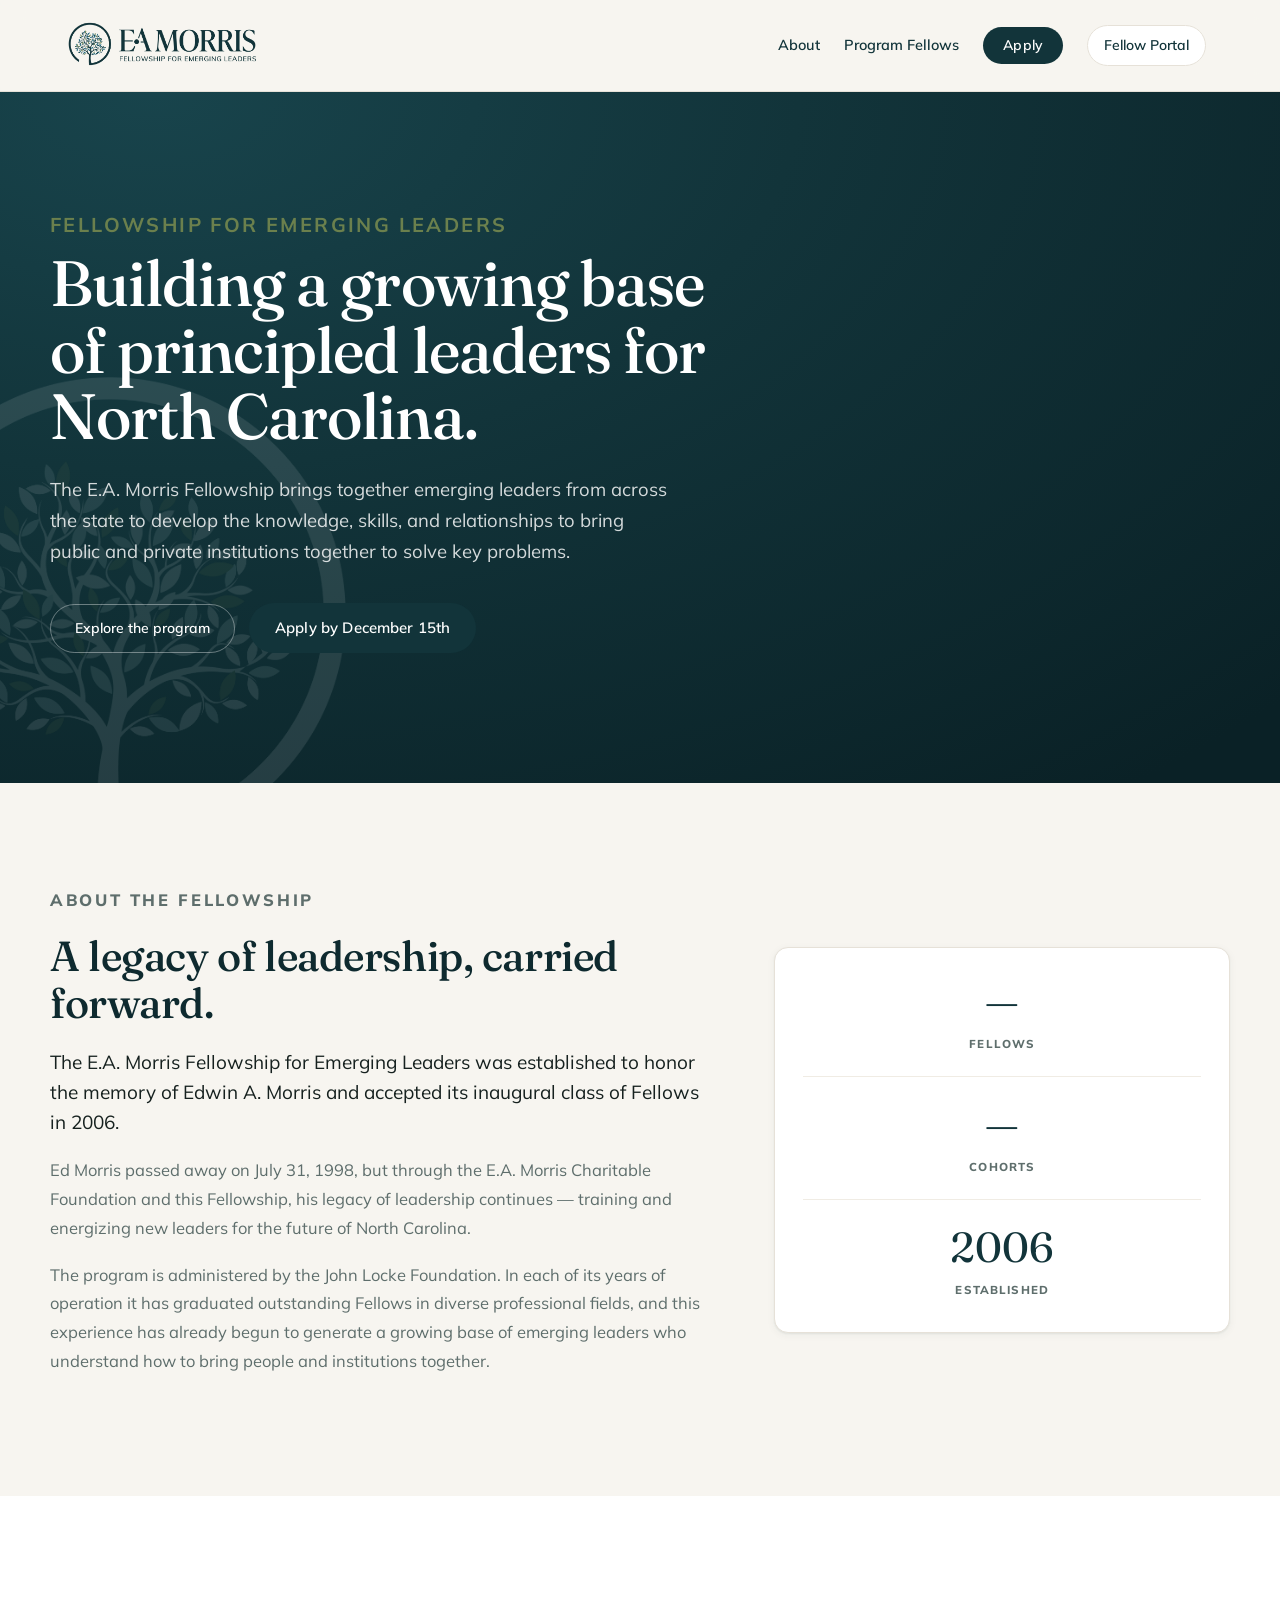
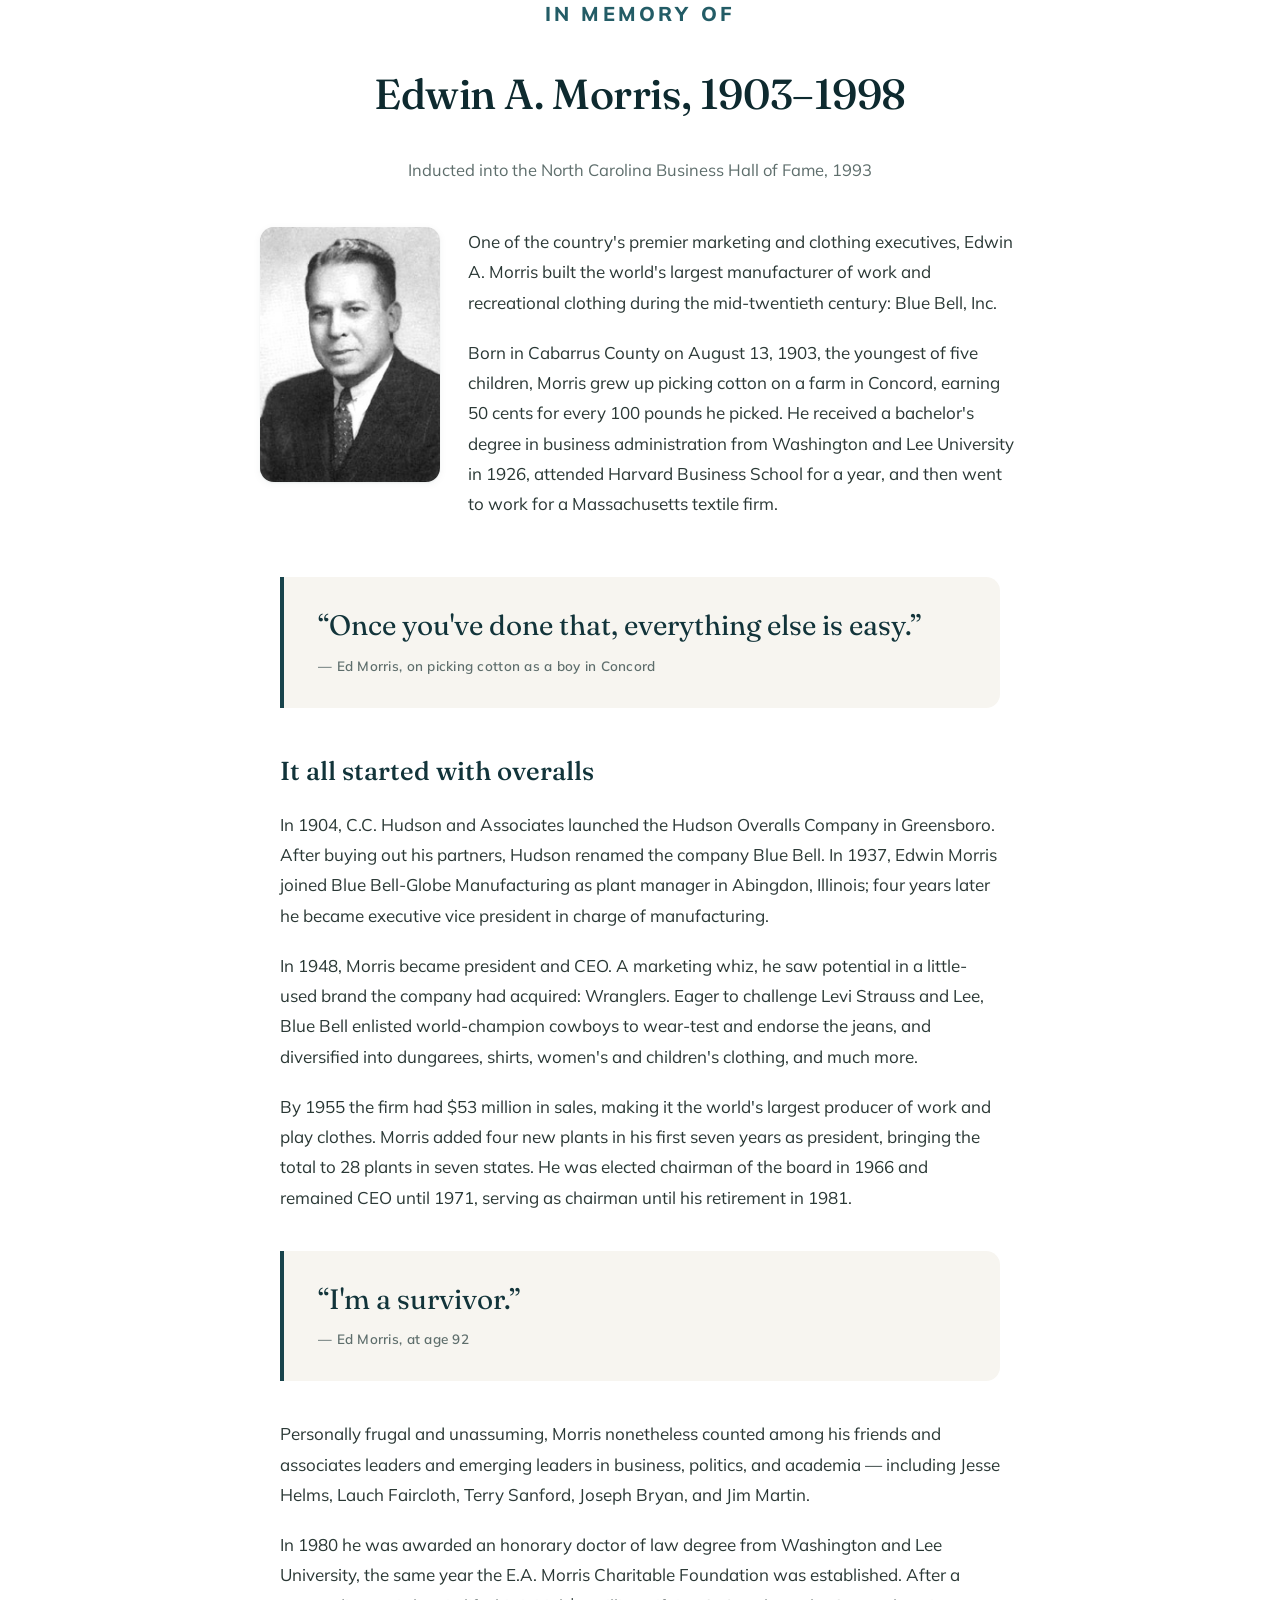
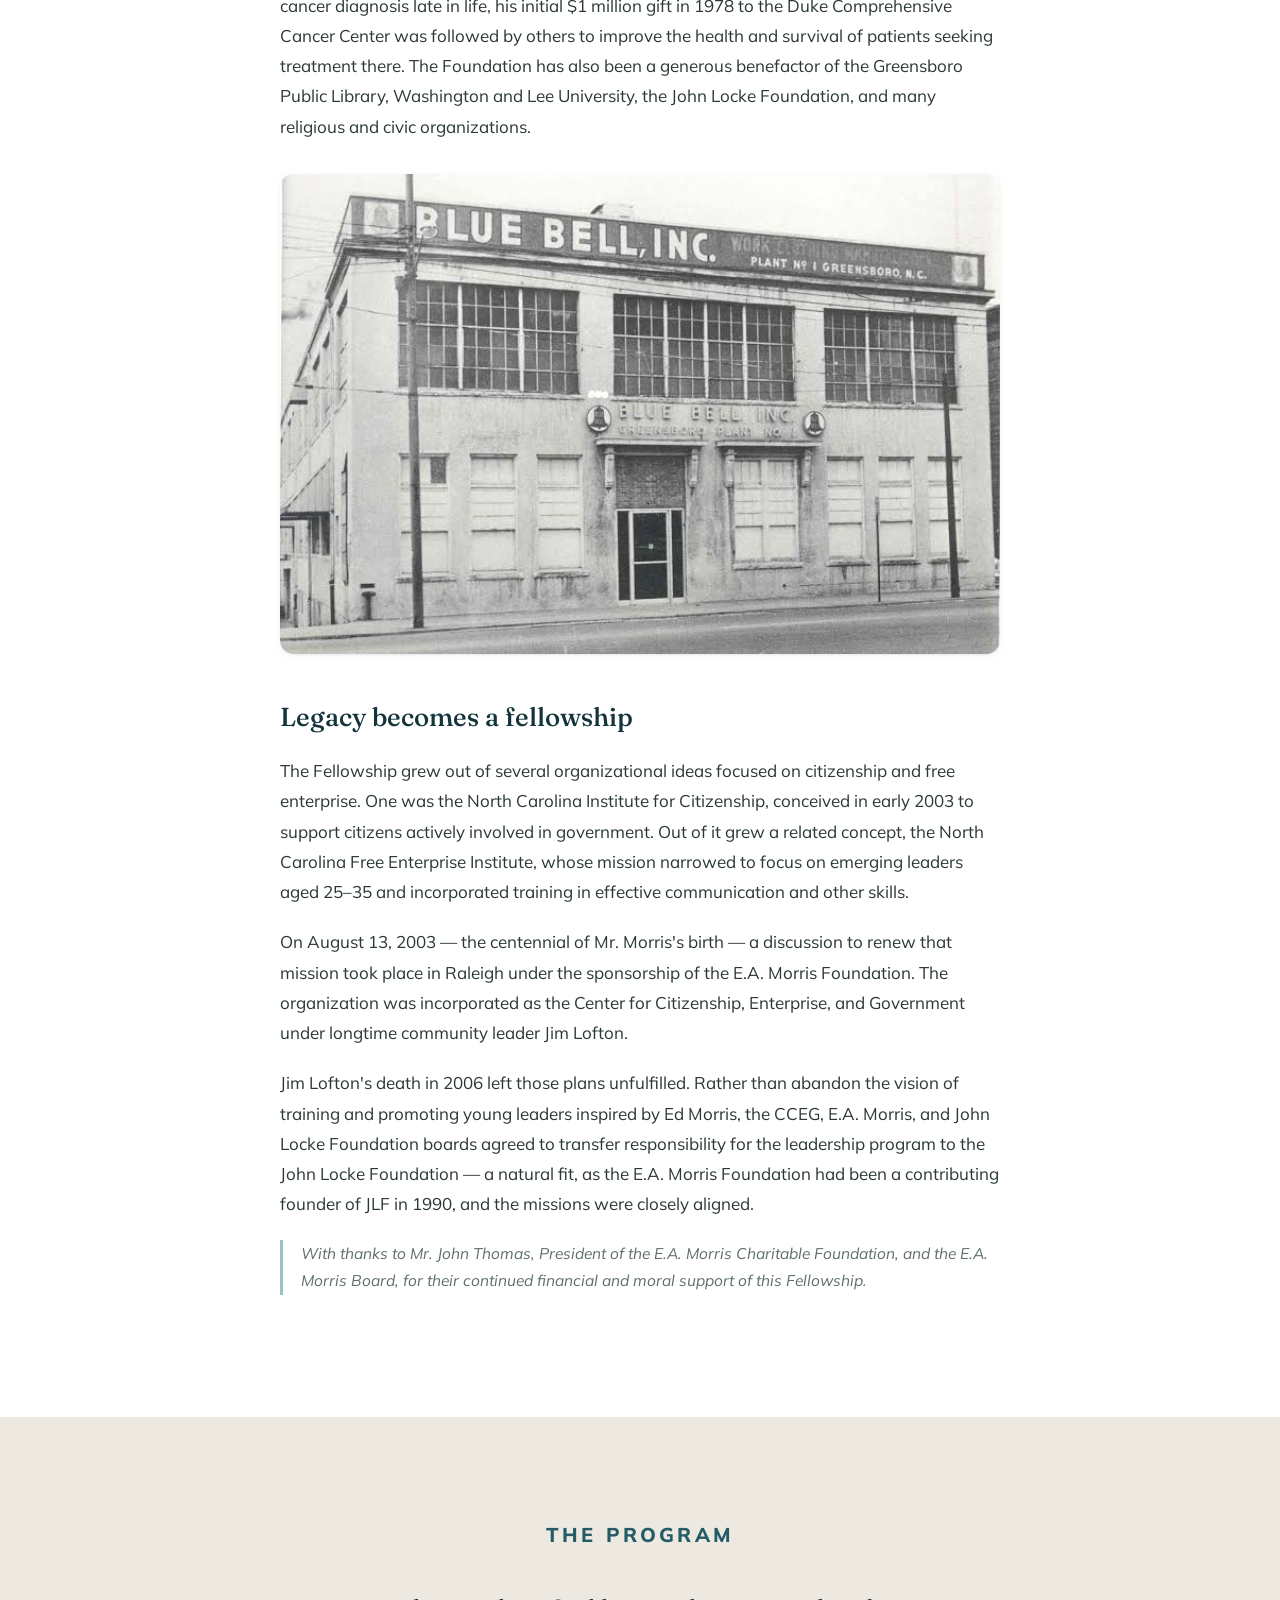
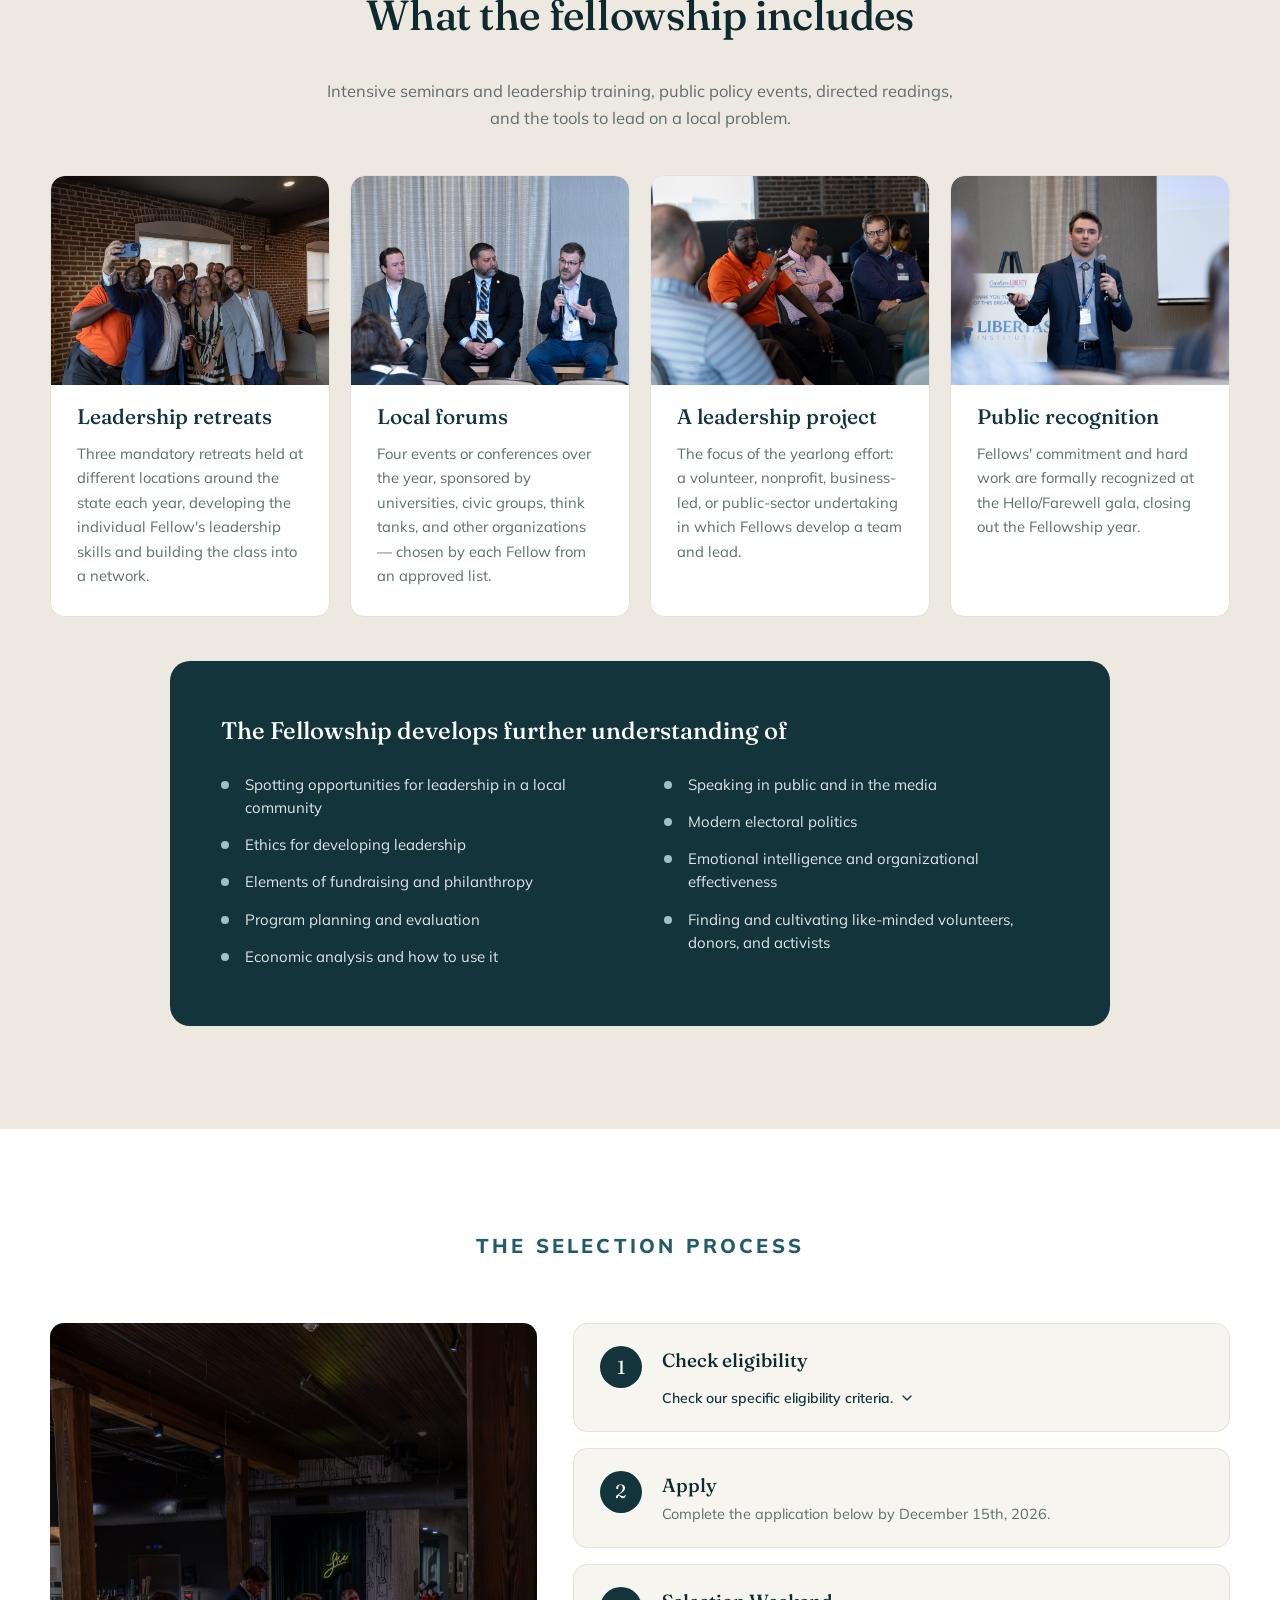
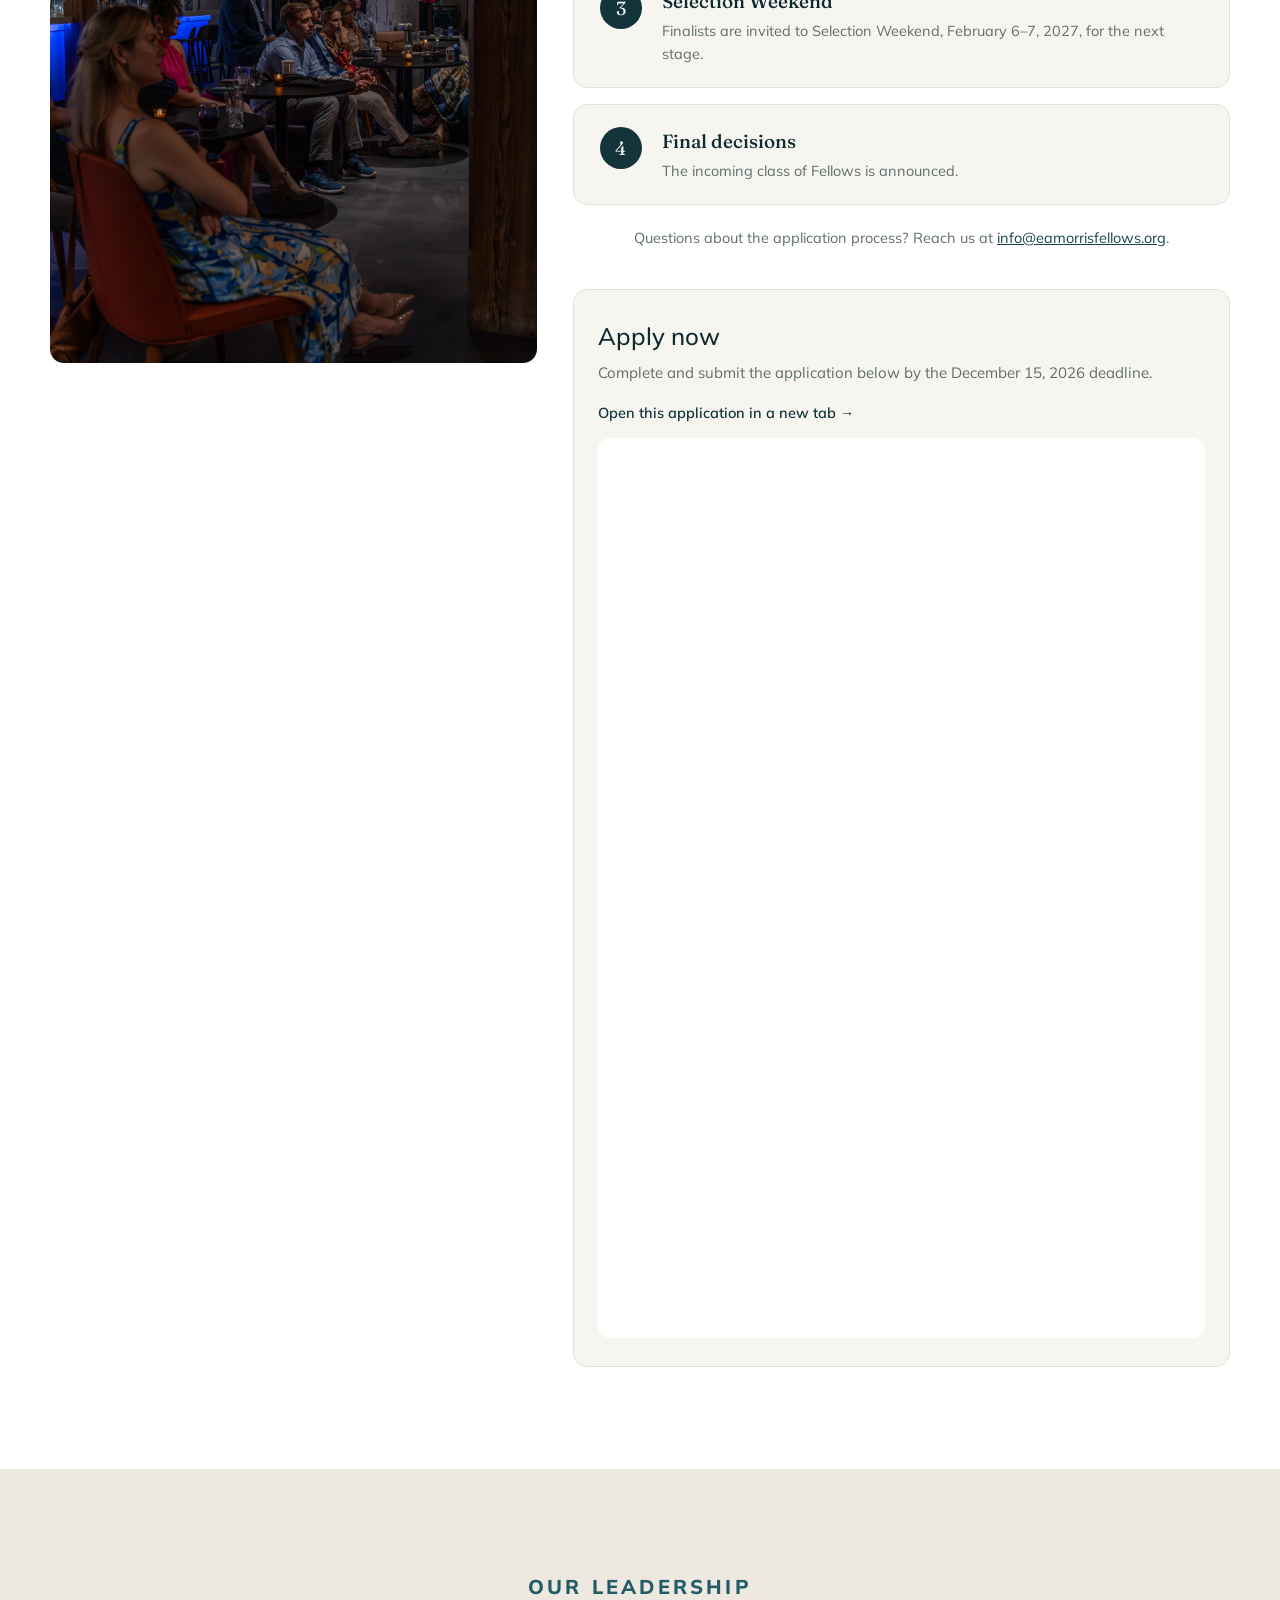
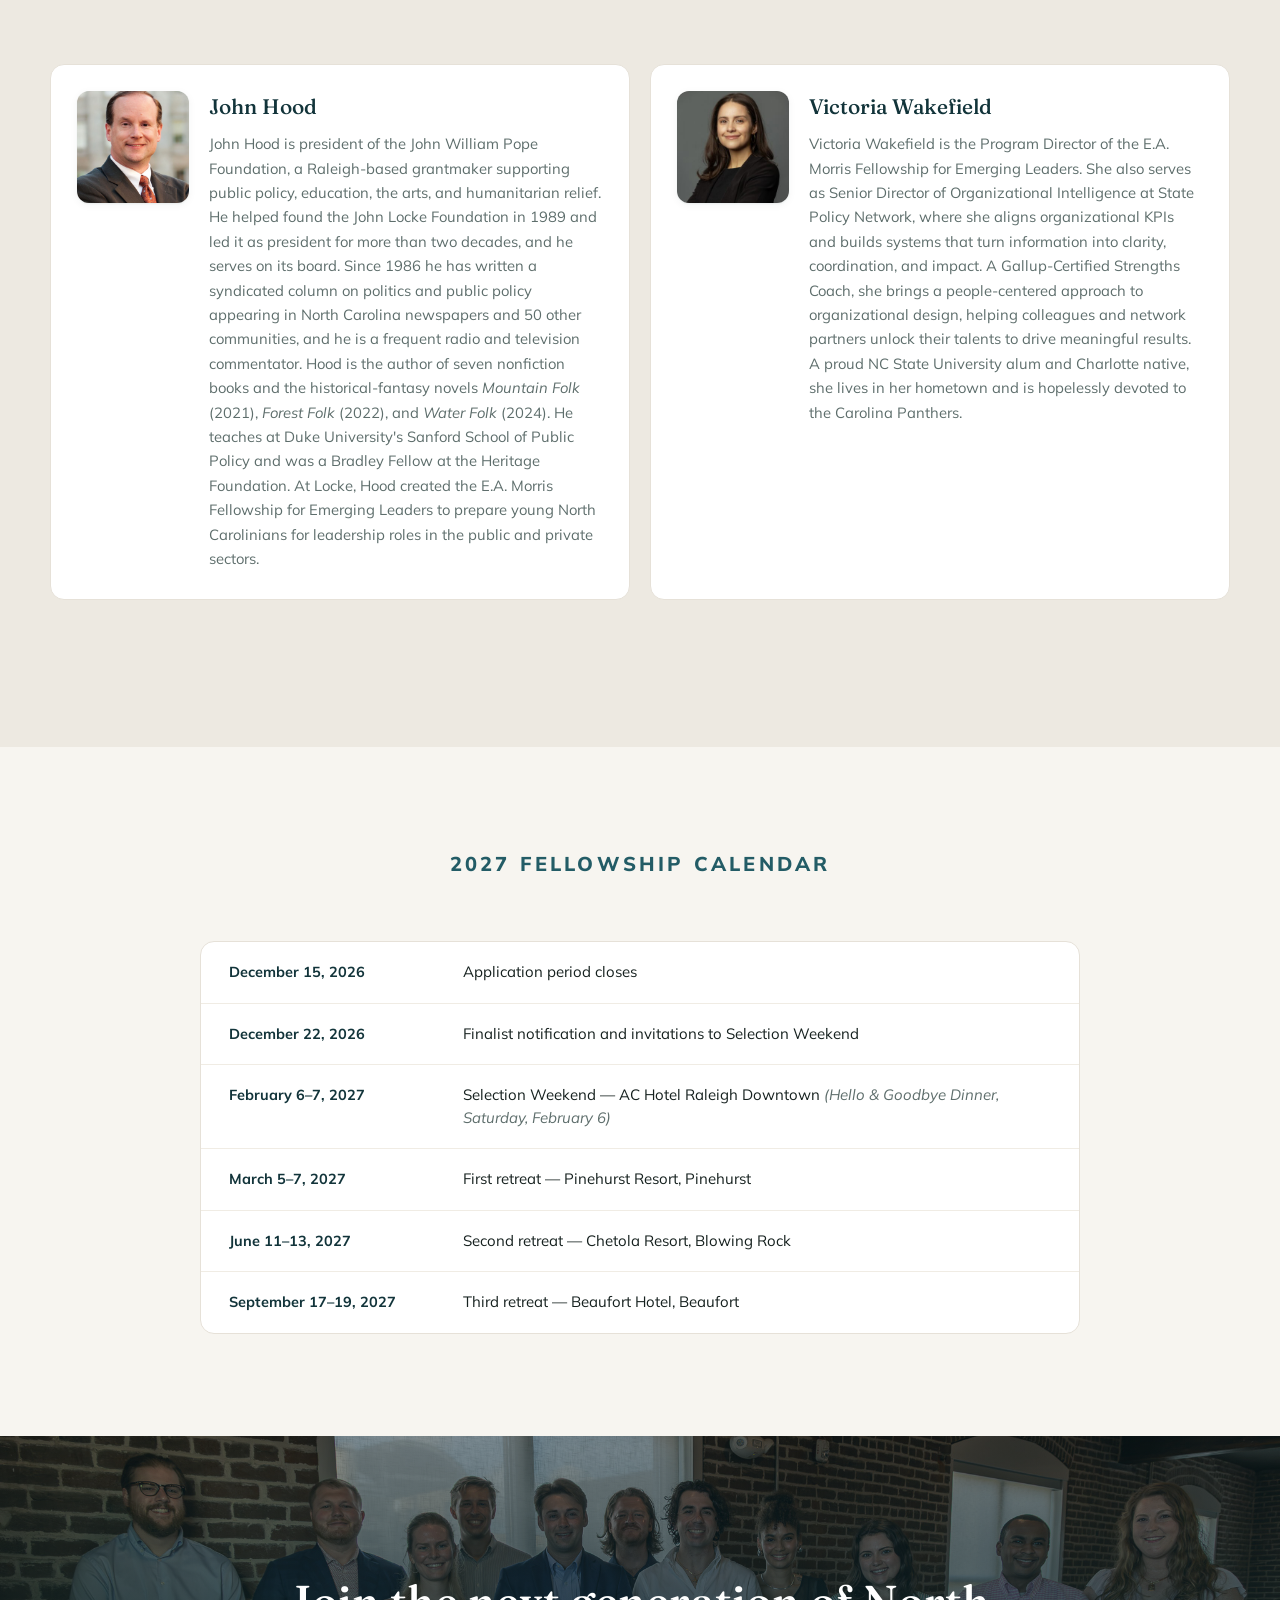
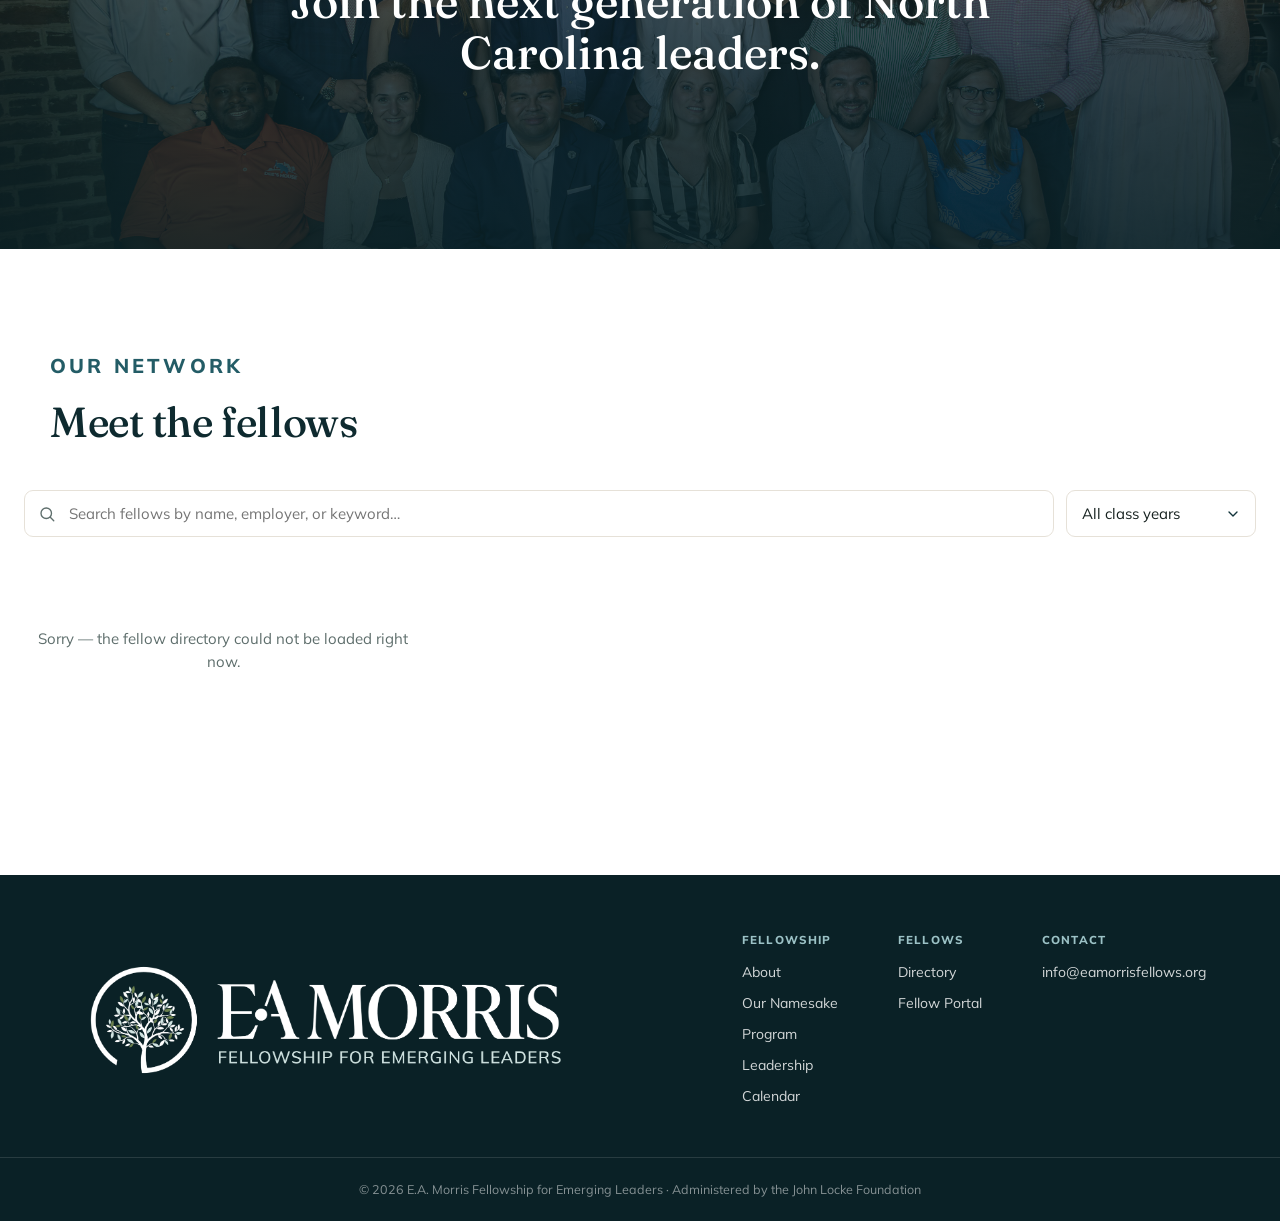
<file: index.html>
<!DOCTYPE html>
<html lang="en">
<head>
  <meta charset="UTF-8" />
  <meta name="viewport" content="width=device-width, initial-scale=1.0" />
  <title>E.A. Morris Fellowship for Emerging Leaders</title>
  <meta name="description" content="The E.A. Morris Fellowship for Emerging Leaders — building a growing base of principled leaders for the future of North Carolina." />
  <link rel="icon" href="Stylesheet+Logos/EAMorris-Icon-Color.png" />
  <link rel="preconnect" href="https://fonts.googleapis.com" />
  <link rel="preconnect" href="https://fonts.gstatic.com" crossorigin />
  <link href="https://fonts.googleapis.com/css2?family=Fraunces:opsz,wght@9..144,400;9..144,500;9..144,600;9..144,700&family=Mulish:wght@300;400;500;600;700&display=swap" rel="stylesheet" />
  <link rel="stylesheet" href="style.css?v=26" />
</head>
<body class="landing-body">
  <header class="site-header">
    <div class="site-header-inner">
      <a href="index.html" class="site-logo-link">
        <img class="site-logo" src="Stylesheet+Logos/EAMorris-Color-Horizontal.png" alt="EA Morris" />
      </a>
      <button class="menu-toggle" id="menuToggle" aria-label="Open menu" aria-expanded="false">
        <span></span><span></span><span></span>
      </button>
      <nav class="site-nav" id="siteNav">
        <a href="#about">About</a>
        <a href="#fellows">Program Fellows</a>
        <a href="#selection" class="btn-primary btn-apply">Apply</a>
        <a href="login.html" class="btn-ghost">Fellow Portal</a>
      </nav>
    </div>
  </header>

  <main>
    <!-- =============================== HERO =============================== -->
    <section class="hero">
      <div class="hero-inner">
        <p class="eyebrow">Fellowship for Emerging Leaders</p>
        <h1 class="hero-title">
          Building a growing base of principled leaders for North Carolina.
        </h1>
        <p class="hero-sub">
          The E.A. Morris Fellowship brings together emerging leaders from across
          the state to develop the knowledge, skills, and relationships to bring
          public and private institutions together to solve key problems.
        </p>
        <div class="hero-cta">
          <a href="#program" class="btn-ghost btn-ghost-light">Explore the program</a>
          <a href="#selection" class="btn-primary btn-inline">Apply by December 15th</a>
        </div>
      </div>
      <img class="hero-ring" src="Stylesheet+Logos/EAMorris-Icon-LightColor.png" alt="" aria-hidden="true" />
    </section>

    <!-- =============================== ABOUT ============================== -->
    <section id="about" class="section about-section">
      <div class="about-grid">
        <div class="about-copy">
          <p class="eyebrow eyebrow-dark">About the fellowship</p>
          <h2 class="section-title">A legacy of leadership, carried forward.</h2>
          <p class="lede">
            The E.A. Morris Fellowship for Emerging Leaders was established to
            honor the memory of Edwin A. Morris and accepted its inaugural class
            of Fellows in 2006.
          </p>
          <p>
            Ed Morris passed away on July 31, 1998, but through the E.A. Morris
            Charitable Foundation and this Fellowship, his legacy of leadership
            continues — training and energizing new leaders for the future of
            North Carolina.
          </p>
          <p>
            The program is administered by the John Locke Foundation. In each of
            its years of operation it has graduated outstanding Fellows in
            diverse professional fields, and this experience has already begun to
            generate a growing base of emerging leaders who understand how to
            bring people and institutions together.
          </p>
        </div>
        <aside class="about-stats">
          <div class="stat">
            <span class="stat-num" id="statFellows">—</span>
            <span class="stat-label">Fellows</span>
          </div>
          <div class="stat">
            <span class="stat-num" id="statCohorts">—</span>
            <span class="stat-label">Cohorts</span>
          </div>
          <div class="stat">
            <span class="stat-num" id="statYears">2006</span>
            <span class="stat-label">Established</span>
          </div>
        </aside>
      </div>
    </section>

    <!-- ============================== LEGACY ============================== -->
    <section id="legacy" class="section legacy-section">
      <div class="section-head center">
        <p class="eyebrow eyebrow-dark">In memory of</p>
        <h2 class="section-title">Edwin A. Morris, 1903&ndash;1998</h2>
        <p class="section-sub">Inducted into the North Carolina Business Hall of Fame, 1993</p>
      </div>

      <div class="bio-intro">
        <figure class="bio-portrait">
          <img src="EdMorrisSM.jpg" alt="Edwin A. Morris" onerror="this.parentElement.style.display='none'" />
        </figure>
        <div class="bio-intro-copy">
          <p>
            One of the country's premier marketing and clothing executives, Edwin
            A. Morris built the world's largest manufacturer of work and
            recreational clothing during the mid-twentieth century: Blue Bell, Inc.
          </p>
          <p>
            Born in Cabarrus County on August 13, 1903, the youngest of five
            children, Morris grew up picking cotton on a farm in Concord, earning
            50 cents for every 100 pounds he picked. He received a bachelor's
            degree in business administration from Washington and Lee University in
            1926, attended Harvard Business School for a year, and then went to work
            for a Massachusetts textile firm.
          </p>
        </div>
      </div>

      <div class="prose">
        <figure class="pullquote">
          <blockquote>&ldquo;Once you've done that, everything else is easy.&rdquo;</blockquote>
          <figcaption>— Ed Morris, on picking cotton as a boy in Concord</figcaption>
        </figure>

        <h3 class="prose-head">It all started with overalls</h3>
        <p>
          In 1904, C.C. Hudson and Associates launched the Hudson Overalls
          Company in Greensboro. After buying out his partners, Hudson renamed
          the company Blue Bell. In 1937, Edwin Morris joined Blue Bell-Globe
          Manufacturing as plant manager in Abingdon, Illinois; four years later
          he became executive vice president in charge of manufacturing.
        </p>
        <p>
          In 1948, Morris became president and CEO. A marketing whiz, he saw
          potential in a little-used brand the company had acquired: Wranglers.
          Eager to challenge Levi Strauss and Lee, Blue Bell enlisted
          world-champion cowboys to wear-test and endorse the jeans, and
          diversified into dungarees, shirts, women's and children's clothing,
          and much more.
        </p>
        <p>
          By 1955 the firm had $53 million in sales, making it the world's largest
          producer of work and play clothes. Morris added four new plants in his
          first seven years as president, bringing the total to 28 plants in
          seven states. He was elected chairman of the board in 1966 and remained
          CEO until 1971, serving as chairman until his retirement in 1981.
        </p>

        <figure class="pullquote">
          <blockquote>&ldquo;I'm a survivor.&rdquo;</blockquote>
          <figcaption>— Ed Morris, at age 92</figcaption>
        </figure>

        <p>
          Personally frugal and unassuming, Morris nonetheless counted among his
          friends and associates leaders and emerging leaders in business,
          politics, and academia — including Jesse Helms, Lauch Faircloth, Terry
          Sanford, Joseph Bryan, and Jim Martin.
        </p>
        <p>
          In 1980 he was awarded an honorary doctor of law degree from Washington
          and Lee University, the same year the E.A. Morris Charitable Foundation
          was established. After a cancer diagnosis late in life, his initial
          $1 million gift in 1978 to the Duke Comprehensive Cancer Center was
          followed by others to improve the health and survival of patients
          seeking treatment there. The Foundation has also been a generous
          benefactor of the Greensboro Public Library, Washington and Lee
          University, the John Locke Foundation, and many religious and civic
          organizations.
        </p>

        <figure class="bio-wide" aria-hidden="true">
          <img src="images.jpeg" alt="Historical photograph from Edwin A. Morris's career" onerror="this.parentElement.style.display='none'" />
        </figure>

        <h3 class="prose-head">Legacy becomes a fellowship</h3>
        <p>
          The Fellowship grew out of several organizational ideas focused on
          citizenship and free enterprise. One was the North Carolina Institute
          for Citizenship, conceived in early 2003 to support citizens actively
          involved in government. Out of it grew a related concept, the North
          Carolina Free Enterprise Institute, whose mission narrowed to focus on
          emerging leaders aged 25&ndash;35 and incorporated training in effective
          communication and other skills.
        </p>
        <p>
          On August 13, 2003 — the centennial of Mr. Morris's birth — a
          discussion to renew that mission took place in Raleigh under the
          sponsorship of the E.A. Morris Foundation. The organization was
          incorporated as the Center for Citizenship, Enterprise, and Government
          under longtime community leader Jim Lofton.
        </p>
        <p>
          Jim Lofton's death in 2006 left those plans unfulfilled. Rather than
          abandon the vision of training and promoting young leaders inspired by
          Ed Morris, the CCEG, E.A. Morris, and John Locke Foundation boards
          agreed to transfer responsibility for the leadership program to the
          John Locke Foundation — a natural fit, as the E.A. Morris Foundation
          had been a contributing founder of JLF in 1990, and the missions were
          closely aligned.
        </p>
        <p class="prose-note">
          With thanks to Mr. John Thomas, President of the E.A. Morris Charitable
          Foundation, and the E.A. Morris Board, for their continued financial
          and moral support of this Fellowship.
        </p>
      </div>
    </section>

    <!-- ============================== PROGRAM ============================= -->
    <section id="program" class="section program-section">
      <div class="section-head center">
        <p class="eyebrow eyebrow-dark">The program</p>
        <h2 class="section-title">What the fellowship includes</h2>
        <p class="section-sub">
          Intensive seminars and leadership training, public policy events,
          directed readings, and the tools to lead on a local problem.
        </p>
      </div>

      <div class="feature-grid">
        <div class="feature">
          <img class="feature-img" src="6N2A9871.jpg" alt="" onerror="this.style.display='none'" />
          <h3>Leadership retreats</h3>
          <p>
            Three mandatory retreats held at different locations around the
            state each year, developing the individual Fellow's leadership
            skills and building the class into a network.
          </p>
        </div>
        <div class="feature">
          <img class="feature-img" src="6N2A5479-1.jpg" alt="" onerror="this.style.display='none'" />
          <h3>Local forums</h3>
          <p>
            Four events or conferences over the year, sponsored by universities,
            civic groups, think tanks, and other organizations — chosen by each
            Fellow from an approved list.
          </p>
        </div>
        <div class="feature">
          <img class="feature-img" src="6N2A9530.jpg" alt="" onerror="this.style.display='none'" />
          <h3>A leadership project</h3>
          <p>
            The focus of the yearlong effort: a volunteer, nonprofit,
            business-led, or public-sector undertaking in which Fellows develop a
            team and lead.
          </p>
        </div>
        <div class="feature">
          <img class="feature-img" src="6N2A5671-1.jpg" alt="" onerror="this.style.display='none'" />
          <h3>Public recognition</h3>
          <p>
            Fellows' commitment and hard work are formally recognized at the
            Hello/Farewell gala, closing out the Fellowship year.
          </p>
        </div>
      </div>

      <div class="topics">
        <h3 class="topics-head">The Fellowship develops further understanding of</h3>
        <ul class="topics-list">
          <li>Spotting opportunities for leadership in a local community</li>
          <li>Ethics for developing leadership</li>
          <li>Elements of fundraising and philanthropy</li>
          <li>Program planning and evaluation</li>
          <li>Economic analysis and how to use it</li>
          <li>Speaking in public and in the media</li>
          <li>Modern electoral politics</li>
          <li>Emotional intelligence and organizational effectiveness</li>
          <li>Finding and cultivating like-minded volunteers, donors, and activists</li>
        </ul>
      </div>
    </section>

    <!-- ============================= SELECTION ============================ -->
    <section id="selection" class="section selection-section">
      <div class="section-head center">
        <p class="eyebrow eyebrow-dark">The Selection Process</p>
      </div>
      <div class="selection-layout">
        <figure class="selection-photo">
          <img src="6N2A9311.jpg" alt="" onerror="this.parentElement.style.display='none'" />
        </figure>
        <div class="selection-steps">
      <ol class="steps">
        <li><span class="step-num">1</span><div><h3>Check eligibility</h3>
          <details class="eligibility">
            <summary>Check our specific eligibility criteria. <svg class="step-chevron" viewBox="0 0 24 24" aria-hidden="true"><path d="M6 9l6 6 6-6" fill="none" stroke="currentColor" stroke-width="2" stroke-linecap="round" stroke-linejoin="round"/></svg></summary>
            <ul>
              <li>Between the ages of 25 and 40.</li>
              <li>Must be a resident of North Carolina and a U.S. citizen.</li>
              <li>Must be willing to complete a special project requiring teamwork, leadership, and innovative thinking on a local level.</li>
              <li>Candidates should avoid creating conflicting commitments with concurrent professional or personal development programs.</li>
              <li>Must be willing and able to attend all program events associated with the Fellowship.</li>
              <li>Must not be the spouse of a current or past Fellow.</li>
            </ul>
            <h4>Desirable characteristics</h4>
            <ul>
              <li>Interest and commitment to ethical, principled, and effective leadership, as demonstrated within a professional, government, church or community setting.</li>
              <li>Personal qualities should include integrity, intelligence and confidence, plus strong organizational, and oral and written communication skills.</li>
              <li>Professional or community experience that demonstrates work ethic, competence, leadership, reliability, and overall performance.</li>
              <li>Personal goals that are focused, positive, and include future-oriented objectives.</li>
            </ul>
          </details>
        </div></li>
        <li><span class="step-num">2</span><div><h3>Apply</h3>
          <p>Complete the application below by December 15th, 2026.</p>
        </div></li>
        <li><span class="step-num">3</span><div><h3>Selection Weekend</h3><p>Finalists are invited to Selection Weekend, February 6&ndash;7, 2027, for the next stage.</p></div></li>
        <li><span class="step-num">4</span><div><h3>Final decisions</h3><p>The incoming class of Fellows is announced.</p></div></li>
      </ol>
      <p class="calendar-note">
        Questions about the application process? Reach us at
        <a href="mailto:info@eamorrisfellows.org">info@eamorrisfellows.org</a>.
      </p>

      <div class="application-form" id="application-form">
        <h3 class="application-form-title">Apply now</h3>
        <p class="application-form-note">
          Complete and submit the application below by the December 15, 2026 deadline.
        </p>
        <p class="application-form-link">
          <a href="https://jlf.formstack.com/forms/e_a_morris_applicationorris_copy" target="_blank" rel="noopener">Open this application in a new tab →</a>
        </p>
        <div class="formstack-embed">
          <iframe src="https://jlf.formstack.com/forms/e_a_morris_applicationorris_copy" title="EA Morris Fellowship Application" width="100%" height="900" frameborder="0" loading="lazy"></iframe>
        </div>
      </div>
        </div>
      </div>
    </section>

    <!-- ============================== LEADERSHIP ============================= -->
    <section id="leadership" class="section leadership-section">
      <div class="section-head center">
        <p class="eyebrow eyebrow-dark">Our Leadership</p>
      </div>
      <div class="feature-grid">
        <div class="feature leadership-card">
          <img class="leader-photo" src="John-Hood-e1689003712813.jpeg" alt="John Hood" onerror="this.style.display='none'" />
          <div class="leader-body">
            <h3>John Hood</h3>
          <p>
            John Hood is president of the John William Pope Foundation, a
            Raleigh-based grantmaker supporting public policy, education, the
            arts, and humanitarian relief. He helped found the John Locke
            Foundation in 1989 and led it as president for more than two
            decades, and he serves on its board. Since 1986 he has written a
            syndicated column on politics and public policy appearing in
            North Carolina newspapers and 50 other communities, and he is a
            frequent radio and television commentator. Hood is the author of
            seven nonfiction books and the historical-fantasy novels
            <em>Mountain Folk</em> (2021), <em>Forest Folk</em> (2022), and
            <em>Water Folk</em> (2024). He teaches at Duke University's Sanford
            School of Public Policy and was a Bradley Fellow at the Heritage
            Foundation. At Locke, Hood created the E.A. Morris Fellowship for
            Emerging Leaders to prepare young North Carolinians for leadership
            roles in the public and private sectors.
          </p>
          </div>
        </div>
        <div class="feature leadership-card">
          <img class="leader-photo" src="D48A9075-Edit-300x300-1.jpg" alt="Victoria Wakefield" onerror="this.style.display='none'" />
          <div class="leader-body">
            <h3>Victoria Wakefield</h3>
          <p>
            Victoria Wakefield is the Program Director of the E.A. Morris
            Fellowship for Emerging Leaders. She also serves as Senior
            Director of Organizational Intelligence at State Policy Network,
            where she aligns organizational KPIs and builds systems that turn
            information into clarity, coordination, and impact. A
            Gallup-Certified Strengths Coach, she brings a people-centered
            approach to organizational design, helping colleagues and network
            partners unlock their talents to drive meaningful results. A proud
            NC State University alum and Charlotte native, she lives in her
            hometown and is hopelessly devoted to the Carolina Panthers.
          </p>
          </div>
        </div>
      </div>
    </section>

    <!-- ============================= CALENDAR ============================= -->
    <section id="calendar" class="section calendar-section">
      <div class="section-head center">
        <p class="eyebrow eyebrow-dark">2027 Fellowship Calendar</p>
      </div>
      <div class="calendar-table">
        <div class="cal-row"><span class="cal-date">December 15, 2026</span><span class="cal-event">Application period closes</span></div>
        <div class="cal-row"><span class="cal-date">December 22, 2026</span><span class="cal-event">Finalist notification and invitations to Selection Weekend</span></div>
        <div class="cal-row"><span class="cal-date">February 6&ndash;7, 2027</span><span class="cal-event">Selection Weekend — AC Hotel Raleigh Downtown <em>(Hello &amp; Goodbye Dinner, Saturday, February 6)</em></span></div>
        <div class="cal-row"><span class="cal-date">March 5&ndash;7, 2027</span><span class="cal-event">First retreat — Pinehurst Resort, Pinehurst</span></div>
        <div class="cal-row"><span class="cal-date">June 11&ndash;13, 2027</span><span class="cal-event">Second retreat — Chetola Resort, Blowing Rock</span></div>
        <div class="cal-row"><span class="cal-date">September 17&ndash;19, 2027</span><span class="cal-event">Third retreat — Beaufort Hotel, Beaufort</span></div>
      </div>
    </section>

    <!-- ============================== FINAL CTA =========================== -->
    <section class="final-cta">
      <img class="final-cta-photo" src="6N2A9860.jpg" alt="" onerror="this.style.display='none'" />
      <div class="final-cta-overlay" aria-hidden="true"></div>
      <div class="final-cta-inner">
        <h2 class="final-cta-title">Join the next generation of North Carolina leaders.</h2>
      </div>
    </section>

    <!-- ============================== FELLOWS ============================= -->
    <section id="fellows" class="section fellows-section">
      <div class="section-head">
        <div>
          <p class="eyebrow eyebrow-dark">Our network</p>
          <h2 class="section-title">Meet the fellows</h2>
        </div>
      </div>

      <div class="toolbar">
        <div class="search">
          <svg viewBox="0 0 24 24" aria-hidden="true"><path d="M21 21l-4.3-4.3M11 18a7 7 0 1 1 0-14 7 7 0 0 1 0 14z" fill="none" stroke="currentColor" stroke-width="1.8" stroke-linecap="round"/></svg>
          <input type="search" id="fellowSearch" placeholder="Search fellows by name, employer, or keyword…" />
        </div>
        <select id="classYear" class="select"><option value="">All class years</option></select>
      </div>

      <div id="fellowGrid" class="fellow-grid"></div>
      <p class="empty" id="emptyState" hidden>No fellows match your search.</p>
      <div class="load-more-wrap">
        <button class="btn-ghost" id="loadMore" hidden>Show more fellows</button>
      </div>
    </section>
  </main>

  <footer class="site-footer">
    <div class="site-footer-inner">
      <div class="footer-brand">
        <a href="index.html" class="footer-logo-link">
          <img class="footer-logo" src="Stylesheet+Logos/EAMorris-LightColor-Horizontal.png" alt="EA Morris" />
        </a>
      </div>
      <div class="footer-cols">
        <div>
          <h4>Fellowship</h4>
          <a href="#about">About</a>
          <a href="#legacy">Our Namesake</a>
          <a href="#program">Program</a>
          <a href="#leadership">Leadership</a>
          <a href="#calendar">Calendar</a>
        </div>
        <div>
          <h4>Fellows</h4>
          <a href="#fellows">Directory</a>
          <a href="login.html">Fellow Portal</a>
        </div>
        <div>
          <h4>Contact</h4>
          <a href="mailto:info@eamorrisfellows.org">info@eamorrisfellows.org</a>
        </div>
      </div>
    </div>
    <p class="footer-fine">
      © <span id="year"></span> E.A. Morris Fellowship for Emerging Leaders ·
      Administered by the John Locke Foundation
    </p>
  </footer>

  <!-- Fellow bio modal -->
  <div class="modal-scrim" id="modalScrim" hidden></div>
  <div class="modal" id="modal" hidden role="dialog" aria-modal="true" aria-label="Fellow biography">
    <button class="modal-close" id="modalClose" aria-label="Close">×</button>
    <div class="modal-body" id="modalBody"></div>
  </div>

  <script src="config.js?v=6"></script>
  <script src="demo-data.js?v=6"></script>
  <script src="landing.js?v=6"></script>
</body>
</html>
</file>
<file: style.css>
/* ==========================================================================
   EA Morris Fellowship — Portal styles
   Brand: deep teal, cream, serif headlines (IvyPresto → Fraunces),
   sans body (Muli → Mulish).
   ========================================================================== */

:root {
  --teal-950: #0A2126;
  --teal-900: #0E2A2F;
  --teal-800: #12343A; /* primary brand colour, sampled from the logo */
  --teal-700: #18444C;
  --teal-600: #235C66;
  --teal-500: #2F7480;
  --teal-300: #9CC2C6;
  --teal-100: #DCEAEB;

  --cream: #F7F5F0;
  --cream-dark: #EDE9E1;
  --paper: #FFFFFF;
  --ink: #16211F;
  --muted: #5E6E6C;
  --line: #E6E1D8;
  --line-soft: #F0ECE4;

  --gold: #C8A24A;

  --deep-teal: #0E414D;
  --olive-green: #6B804D;
  --pale-mint: #D0E3E1;
  --dark-teal: #12343A; /* same as --teal-800 */
  --color-white: #FFFFFF; /* same as --paper */

  --radius: 14px;
  --radius-sm: 9px;
  --shadow-sm: 0 1px 2px rgba(18, 52, 58, 0.06), 0 2px 8px rgba(18, 52, 58, 0.05);
  --shadow-md: 0 6px 22px rgba(18, 52, 58, 0.10);
  --shadow-lg: 0 24px 60px rgba(18, 52, 58, 0.22);

  --serif: "Fraunces", Georgia, "Times New Roman", serif;
  --sans: "Mulish", -apple-system, BlinkMacSystemFont, "Segoe UI", Roboto, sans-serif;
}

* { box-sizing: border-box; }

/* The `hidden` attribute must always win. Several components below set an
   explicit `display` (e.g. `.gate { display: flex }`), which otherwise
   overrides the browser's default `[hidden] { display: none }`. */
[hidden] { display: none !important; }

html, body { margin: 0; padding: 0; }

body {
  font-family: var(--sans);
  color: var(--ink);
  background: var(--cream);
  -webkit-font-smoothing: antialiased;
  line-height: 1.5;
}

h1, h2, h3, h4 { font-family: var(--serif); font-weight: 500; margin: 0; }

a { color: var(--teal-700); }

button { font-family: inherit; cursor: pointer; }

input, select { font-family: inherit; }

/* ==========================================================================
   Buttons & form controls
   ========================================================================== */
.btn-primary {
  display: inline-flex;
  align-items: center;
  justify-content: center;
  gap: 10px;
  width: 100%;
  padding: 14px 20px;
  border: none;
  border-radius: var(--radius-sm);
  background: var(--teal-800);
  color: #fff;
  font-size: 15px;
  font-weight: 600;
  letter-spacing: 0.01em;
  text-decoration: none;
  transition: background 0.18s ease, transform 0.12s ease;
}
.btn-primary:hover { background: var(--teal-700); }
.btn-primary:active { transform: translateY(1px); }
.btn-primary.loading { pointer-events: none; }
.btn-primary .spinner { display: none; }

.btn-primary.loading .btn-label { opacity: 0.55; }
.btn-primary.loading .spinner {
  display: inline-block;
  width: 16px; height: 16px;
  border: 2px solid rgba(255, 255, 255, 0.4);
  border-top-color: #fff;
  border-radius: 50%;
  animation: spin 0.7s linear infinite;
}

.btn-small {
  display: inline-block;
  padding: 8px 14px;
  border-radius: 999px;
  background: var(--teal-100);
  color: var(--teal-800);
  font-size: 13px;
  font-weight: 600;
  text-decoration: none;
  transition: background 0.16s ease;
}
.btn-small:hover { background: var(--teal-300); }

.btn-ghost {
  padding: 9px 16px;
  border: 1px solid var(--line);
  border-radius: 999px;
  background: #fff;
  color: var(--teal-800);
  font-size: 14px;
  font-weight: 600;
  text-decoration: none;
  transition: border-color 0.16s ease, background 0.16s ease;
}
.btn-ghost:hover { border-color: var(--teal-500); background: var(--teal-100); }

input[type="password"],
input[type="text"],
input[type="search"],
.select {
  width: 100%;
  padding: 13px 15px;
  border: 1px solid var(--line);
  border-radius: var(--radius-sm);
  background: #fff;
  color: var(--ink);
  font-size: 15px;
  outline: none;
  transition: border-color 0.16s ease, box-shadow 0.16s ease;
}
input:focus, .select:focus {
  border-color: var(--teal-500);
  box-shadow: 0 0 0 3px rgba(47, 116, 128, 0.15);
}
.select {
  -webkit-appearance: none;
  -moz-appearance: none;
  appearance: none;
  padding-right: 44px;
  background-image: url("data:image/svg+xml,%3Csvg xmlns='http://www.w3.org/2000/svg' width='16' height='16' viewBox='0 0 24 24' fill='none' stroke='%2312343A' stroke-width='2' stroke-linecap='round' stroke-linejoin='round'%3E%3Cpath d='M6 9l6 6 6-6'/%3E%3C/svg%3E");
  background-repeat: no-repeat;
  background-position: right 14px center;
  background-size: 16px 16px;
  cursor: pointer;
}

@keyframes spin { to { transform: rotate(360deg); } }

/* ==========================================================================
   Auth (login) page
   ========================================================================== */
.auth-body { min-height: 100vh; }

.auth-layout {
  display: grid;
  grid-template-columns: 1.05fr 1fr;
  min-height: 100vh;
}

.auth-brand {
  position: relative;
  overflow: hidden;
  background:
    radial-gradient(120% 120% at 15% 0%, var(--teal-700) 0%, var(--teal-800) 45%, var(--teal-950) 100%);
  color: #fff;
  display: flex;
  align-items: center;
  padding: 64px clamp(28px, 4vw, 64px) 64px clamp(32px, 6vw, 96px);
}
.auth-brand-inner { position: relative; z-index: 2; max-width: 520px; width: 100%; margin-right: auto; }

.brand-link { display: inline-flex; align-items: center; margin-bottom: 44px; }
.brand-logo { height: auto; width: auto; max-height: clamp(110px, 12vw, 170px); max-width: 100%; }

.auth-headline {
  font-size: clamp(38px, 4.4vw, 60px);
  line-height: 1.04;
  letter-spacing: -0.01em;
  margin-bottom: 22px;
}

.auth-sub {
  font-size: 17px;
  line-height: 1.65;
  color: rgba(255, 255, 255, 0.82);
  max-width: 440px;
  margin: 0;
}

.auth-points { list-style-type: disc; margin: 0; padding-left: 22px; }
.auth-points li {
  margin-bottom: 14px;
  font-size: 15px;
  color: rgba(255, 255, 255, 0.9);
}

/* Decorative tree icon, echoing the brand mark */
.auth-ring {
  position: absolute;
  right: -120px; bottom: -140px;
  width: 420px; height: auto;
  opacity: 0.08;
  z-index: 1;
  pointer-events: auto;
  cursor: pointer;
}
.auth-ring-link {
  display: contents;
}

.auth-panel {
  display: flex;
  align-items: center;
  justify-content: center;
  padding: 48px 24px;
  background: var(--cream);
}

.auth-card {
  width: 100%;
  max-width: 400px;
  background: var(--paper);
  border: 1px solid var(--line);
  border-radius: 20px;
  padding: 44px 40px;
  box-shadow: var(--shadow-md);
}
.auth-card-logo { display: none; height: 34px; width: auto; margin-bottom: 24px; }

.auth-title { font-size: 30px; margin-bottom: 6px; }
.auth-hint { color: var(--muted); font-size: 14.5px; margin: 0 0 28px; }

.field { margin-bottom: 18px; }
.field label {
  display: block;
  font-size: 13px;
  font-weight: 700;
  letter-spacing: 0.02em;
  text-transform: uppercase;
  color: var(--teal-700);
  margin-bottom: 8px;
}

.password-wrap { position: relative; }
.password-wrap input { padding-right: 64px; }
.toggle-pw {
  position: absolute;
  right: 6px; top: 50%;
  transform: translateY(-50%);
  border: none;
  background: none;
  color: var(--teal-600);
  font-size: 13px;
  font-weight: 700;
  padding: 8px 10px;
  border-radius: 7px;
}
.toggle-pw:hover { background: var(--teal-100); }

.error-message {
  color: #B4341F;
  font-size: 13.5px;
  margin: 9px 0 0;
  min-height: 18px;
}

.auth-foot {
  margin: 22px 0 0;
  text-align: center;
  font-size: 12.5px;
  color: var(--muted);
}

/* ==========================================================================
   App shell
   ========================================================================== */
.app-body { background: var(--cream); }

.gate {
  position: fixed;
  inset: 0;
  display: flex;
  flex-direction: column;
  align-items: center;
  justify-content: center;
  gap: 18px;
  background: var(--cream);
  color: var(--muted);
  z-index: 50;
}
.gate-spinner {
  width: 34px; height: 34px;
  border: 3px solid var(--teal-100);
  border-top-color: var(--teal-700);
  border-radius: 50%;
  animation: spin 0.8s linear infinite;
}

.app-header {
  position: sticky;
  top: 0;
  z-index: 30;
  background: rgba(255, 255, 255, 0.92);
  backdrop-filter: saturate(140%) blur(10px);
  border-bottom: 1px solid var(--line);
}
.app-header-inner {
  max-width: 1180px;
  margin: 0 auto;
  padding: 14px 24px;
  display: flex;
  align-items: center;
  gap: 28px;
}
.app-logo { height: 48px; width: auto; }
.app-logo-link { display: inline-flex; align-items: center; }

.tabs { display: flex; gap: 4px; margin-left: 8px; }
.tab {
  border: none;
  background: none;
  padding: 10px 16px 8px;
  font-size: 15px;
  font-weight: 600;
  color: var(--muted);
  text-decoration: none;
  border-bottom: 2px solid transparent;
  transition: border-color 0.16s ease, color 0.16s ease;
}
.tab:hover { color: var(--teal-600); border-bottom-color: var(--teal-300); }
.tab.active { color: var(--teal-800); border-bottom-color: var(--teal-800); }

.header-actions { margin-left: auto; display: flex; align-items: center; gap: 12px; }

.app-main {
  max-width: 1180px;
  margin: 0 auto;
  padding: 40px 24px 80px;
}

.panel { display: none; }
.panel.active { display: block; animation: fade 0.25s ease; }
@keyframes fade { from { opacity: 0; transform: translateY(6px); } to { opacity: 1; transform: none; } }

.panel-head {
  display: flex;
  align-items: flex-end;
  justify-content: space-between;
  gap: 16px;
  margin-bottom: 24px;
}
.panel-title { font-size: 34px; letter-spacing: -0.01em; }
.panel-desc { color: var(--muted); margin: 6px 0 0; font-size: 15px; }
.count {
  font-size: 13px;
  font-weight: 700;
  color: var(--teal-700);
  background: var(--teal-100);
  padding: 7px 14px;
  border-radius: 999px;
  white-space: nowrap;
}

.toolbar {
  display: flex;
  flex-wrap: wrap;
  gap: 12px;
  margin-bottom: 28px;
}
.search {
  position: relative;
  flex: 1 1 320px;
  min-width: 240px;
}
.search svg {
  position: absolute;
  left: 14px; top: 50%;
  transform: translateY(-50%);
  width: 18px; height: 18px;
  color: var(--muted);
  pointer-events: none;
}
.search input { padding-left: 44px; }
.toolbar .select { flex: 0 1 190px; min-width: 150px; cursor: pointer; }

/* --------------------------- Job cards -------------------------------- */
.card-grid {
  display: grid;
  grid-template-columns: repeat(auto-fill, minmax(320px, 1fr));
  gap: 20px;
}
.job-card {
  position: relative;
  background: var(--paper);
  border: 1px solid var(--line);
  border-radius: var(--radius);
  padding: 24px;
  display: flex;
  flex-direction: column;
  gap: 14px;
  transition: box-shadow 0.2s ease, transform 0.2s ease, border-color 0.2s ease;
}
.job-card:hover {
  box-shadow: var(--shadow-md);
  transform: translateY(-2px);
  border-color: var(--teal-300);
}
.job-card.featured { border-color: var(--teal-500); }
.job-card.featured {
  border-left: 4px solid var(--teal-700);
}
.ribbon {
  align-self: flex-start;
  font-size: 11px;
  font-weight: 800;
  letter-spacing: 0.08em;
  text-transform: uppercase;
  color: var(--gold);
  background: rgba(200, 162, 74, 0.12);
  padding: 4px 10px;
  border-radius: 999px;
}
.job-top { display: flex; gap: 14px; align-items: center; }
.job-mark {
  flex: none;
  width: 46px; height: 46px;
  border-radius: 11px;
  background: var(--teal-800);
  color: #fff;
  font-family: var(--serif);
  font-size: 17px;
  display: flex;
  align-items: center;
  justify-content: center;
}
.job-title { font-size: 20px; line-height: 1.25; }
.job-company { margin: 3px 0 0; font-size: 14px; font-weight: 600; color: var(--teal-700); }
.job-desc { margin: 0; font-size: 14px; color: var(--muted); line-height: 1.6; flex-grow: 1; }
.job-foot {
  display: flex;
  align-items: center;
  justify-content: space-between;
  gap: 12px;
  padding-top: 14px;
  border-top: 1px solid var(--line-soft);
}
.job-date { font-size: 12.5px; color: var(--muted); }

/* --------------------------- Fellow cards ----------------------------- */
.fellow-grid {
  display: grid;
  grid-template-columns: repeat(auto-fill, minmax(300px, 1fr));
  gap: 18px;
}
.fellow-card {
  display: flex;
  gap: 16px;
  background: var(--paper);
  border: 1px solid var(--line);
  border-radius: var(--radius);
  padding: 20px;
  cursor: pointer;
  transition: box-shadow 0.2s ease, transform 0.2s ease, border-color 0.2s ease;
}
.fellow-card:hover,
.fellow-card:focus-visible {
  box-shadow: var(--shadow-md);
  transform: translateY(-2px);
  border-color: var(--teal-300);
  outline: none;
}
.fellow-links {
  display: flex;
  gap: 8px;
  margin-top: 10px;
}
.fellow-link {
  display: inline-flex;
  align-items: center;
  justify-content: center;
  width: 30px;
  height: 30px;
  border-radius: 50%;
  background: var(--teal-100);
  color: var(--teal-800);
  transition: background 0.16s ease, color 0.16s ease, transform 0.12s ease;
}
.fellow-link svg { width: 15px; height: 15px; }
.fellow-link:hover {
  background: var(--teal-800);
  color: #fff;
  transform: translateY(-1px);
}
.avatar {
  flex: none;
  width: 54px; height: 54px;
  border-radius: 50%;
  background: linear-gradient(150deg, var(--teal-600), var(--teal-800));
  color: #fff;
  font-family: var(--serif);
  font-size: 19px;
  display: flex;
  align-items: center;
  justify-content: center;
}
.avatar-lg { width: 78px; height: 78px; font-size: 28px; margin: 0 auto 16px; }
.fellow-info { min-width: 0; }
.fellow-name { font-size: 19px; }
.fellow-title { margin: 3px 0 1px; font-size: 14px; color: var(--ink); }
.fellow-company { margin: 0 0 10px; font-size: 13.5px; font-weight: 600; color: var(--teal-700); }

.chips { display: flex; flex-wrap: wrap; gap: 6px; }
.chip {
  font-size: 12px;
  font-weight: 600;
  color: var(--muted);
  background: var(--pale-mint);
  border: 1px solid var(--line);
  padding: 4px 10px;
  border-radius: 999px;
}
.chip-solid { background: var(--teal-100); border-color: transparent; color: var(--teal-700); }

.empty {
  text-align: center;
  color: var(--muted);
  padding: 48px 0;
  font-size: 15px;
}

.app-footer {
  max-width: 1180px;
  margin: 0 auto;
  padding: 26px 24px 48px;
  border-top: 1px solid var(--line);
  display: flex;
  justify-content: space-between;
  gap: 12px;
  font-size: 13px;
  color: var(--muted);
}
.footer-note { font-style: italic; }

/* ----------------------------- Drawer --------------------------------- */
.drawer-scrim {
  position: fixed;
  inset: 0;
  background: rgba(14, 42, 47, 0.45);
  z-index: 40;
  animation: fade 0.2s ease;
}
.drawer {
  position: fixed;
  top: 0; right: 0;
  height: 100%;
  width: min(430px, 92vw);
  background: var(--paper);
  box-shadow: var(--shadow-lg);
  z-index: 41;
  padding: 34px 30px 40px;
  overflow-y: auto;
  transform: translateX(100%);
  transition: transform 0.24s cubic-bezier(0.2, 0.7, 0.3, 1);
}
.drawer.open { transform: translateX(0); }
.drawer-close {
  position: absolute;
  top: 16px; right: 18px;
  width: 38px; height: 38px;
  border: none;
  border-radius: 50%;
  background: var(--cream);
  color: var(--teal-800);
  font-size: 22px;
  line-height: 1;
}
.drawer-close:hover { background: var(--teal-100); }
.drawer-head { text-align: center; padding-bottom: 24px; border-bottom: 1px solid var(--line); }
.drawer-head h2 { font-size: 27px; margin-bottom: 4px; }
.drawer-block { margin-top: 26px; }
.drawer-block h4 {
  font-family: var(--sans);
  font-size: 12px;
  font-weight: 800;
  letter-spacing: 0.08em;
  text-transform: uppercase;
  color: var(--teal-700);
  margin-bottom: 10px;
}
.drawer-block p { margin: 0; font-size: 14.5px; color: var(--muted); line-height: 1.65; }
.detail-list { margin: 24px 0 0; display: grid; gap: 14px; }
.detail-list > div { display: flex; justify-content: space-between; gap: 16px; }
.detail-list dt { font-size: 13px; color: var(--muted); font-weight: 600; }
.detail-list dd { margin: 0; font-size: 14px; font-weight: 600; text-align: right; }
.drawer-actions { display: flex; gap: 12px; margin-top: 32px; }
.drawer-actions .btn-primary { width: auto; flex: 1; }

/* ==========================================================================
   Responsive
   ========================================================================== */
@media (max-width: 900px) {
  .auth-layout { grid-template-columns: 1fr; }
  .auth-brand { padding: 48px 28px 40px; }
  .brand-link { margin-bottom: 28px; }
  .brand-logo { max-height: 110px; max-width: 100%; }
  .auth-brand-inner .brand-link { display: flex; justify-content: center; }
  .auth-ring { display: none; }
  .auth-card-logo { display: block; }
  .auth-card { border: none; box-shadow: none; background: transparent; padding: 8px 4px 32px; }
  .auth-panel { background: var(--cream); }
}

@media (max-width: 720px) {
  .app-header-inner { flex-wrap: wrap; gap: 12px; }
  .tabs { order: 3; width: 100%; margin: 0; }
  .header-actions { margin-left: auto; }
  .panel-title { font-size: 27px; }
  .panel-head { flex-direction: column; align-items: flex-start; }
  .app-main { padding: 28px 18px 64px; }
  .app-header-inner { padding: 12px 18px; }
  .mode-pill { display: none; }
  .app-footer { padding: 20px 18px 40px; flex-direction: column; }
}

/* ==========================================================================
   Public landing page
   ========================================================================== */
html { scroll-behavior: smooth; }

.landing-body { background: var(--cream); }

/* --------------------------- Site header ------------------------------- */
.site-header {
  position: sticky;
  top: 0;
  z-index: 30;
  background: rgba(247, 245, 240, 0.9);
  backdrop-filter: saturate(150%) blur(12px);
  border-bottom: 1px solid var(--line);
}
.site-header-inner {
  max-width: 1180px;
  margin: 0 auto;
  padding: 18px 24px;
  display: flex;
  align-items: center;
  justify-content: space-between;
  gap: 24px;
  position: relative;
}
.site-logo-link { display: inline-flex; align-items: center; margin-left: -12px; }
.site-logo { height: 55px; width: auto; }

.site-nav {
  display: flex;
  align-items: center;
  gap: 24px;
}
.site-nav > a:not(.btn-ghost) {
  display: inline-flex;
  align-items: center;
  font-size: 14.5px;
  font-weight: 600;
  line-height: 1.2;
  color: var(--teal-800);
  text-decoration: none;
  padding: 10px 0;
  border-bottom: 2px solid transparent;
  transition: border-color 0.16s ease, color 0.16s ease;
}
.site-nav > a:not(.btn-ghost):hover { color: var(--teal-600); border-bottom-color: var(--teal-300); }
.site-nav > a.btn-apply {
  width: auto;
  padding: 10px 20px;
  border-bottom: none;
  border-radius: 999px;
  font-size: 14px;
  color: #fff;
}
.site-nav > a.btn-apply:hover { border-bottom: none; }

/* Mobile menu toggle */
.menu-toggle {
  display: none;
  flex-direction: column;
  justify-content: center;
  gap: 4px;
  width: 40px; height: 40px;
  border: 1px solid var(--line);
  border-radius: 10px;
  background: #fff;
  padding: 0 9px;
}
.menu-toggle span {
  display: block;
  height: 2px;
  background: var(--teal-800);
  border-radius: 2px;
  transition: transform 0.2s ease, opacity 0.2s ease;
}
.menu-toggle[aria-expanded="true"] span:nth-child(1) { transform: translateY(6px) rotate(45deg); }
.menu-toggle[aria-expanded="true"] span:nth-child(2) { opacity: 0; }
.menu-toggle[aria-expanded="true"] span:nth-child(3) { transform: translateY(-6px) rotate(-45deg); }

/* -------------------------------- Hero --------------------------------- */
.hero {
  position: relative;
  overflow: hidden;
  background:
    radial-gradient(120% 130% at 12% 0%, var(--teal-700) 0%, var(--teal-800) 42%, var(--teal-950) 100%);
  color: #fff;
  padding: clamp(64px, 10vw, 122px) 24px clamp(72px, 11vw, 130px);
  scroll-margin-top: 76px;
}
.hero-inner { position: relative; z-index: 2; max-width: 1180px; margin: 0 auto; }

.eyebrow {
  font-size: 20px;
  font-weight: 800;
  letter-spacing: 0.16em;
  text-transform: uppercase;
  color: var(--olive-green);
  margin: 0 0 18px;
}
.hero .eyebrow {
  font-size: clamp(12px, 1.6vw, 20px);
  letter-spacing: 0.12em;
  font-weight: 700;
  margin: 0 0 14px;
  line-height: 1.1;
}
.eyebrow-dark { color: var(--teal-600); }

.hero-title {
  font-size: clamp(36px, 5.4vw, 64px);
  line-height: 1.04;
  letter-spacing: -0.015em;
  max-width: 16ch;
  margin: 0 0 24px;
}
.hero-sub {
  font-size: clamp(16px, 1.5vw, 18.5px);
  line-height: 1.68;
  color: rgba(255, 255, 255, 0.82);
  max-width: 620px;
  margin: 0 0 36px;
}
.hero-cta { display: flex; flex-wrap: wrap; align-items: center; gap: 14px; }
.btn-inline { width: auto; padding: 14px 26px; border-radius: 999px; }

.btn-ghost-light {
  background: transparent;
  border-color: rgba(255, 255, 255, 0.38);
  color: #fff;
  padding: 13px 24px;
}
.btn-ghost-light:hover {
  background: rgba(255, 255, 255, 0.1);
  border-color: rgba(255, 255, 255, 0.68);
}

.hero-ring {
  position: absolute;
  left: -150px;
  bottom: -90px;
  width: 520px;
  height: auto;
  opacity: 0.10;
  z-index: 1;
  pointer-events: none;
}

/* ------------------------------ Sections ------------------------------- */
.section { padding: clamp(56px, 8vw, 104px) 24px; scroll-margin-top: 76px; }

.section-head {
  max-width: 1180px;
  margin: 0 auto 44px;
  display: flex;
  align-items: flex-end;
  justify-content: space-between;
  gap: 24px;
}
.section-head.center {
  flex-direction: column;
  align-items: center;
  text-align: center;
  max-width: 780px;
}
.section-title {
  font-size: clamp(27px, 3.4vw, 42px);
  letter-spacing: -0.01em;
  line-height: 1.12;
  color: var(--teal-900);
  margin: 0;
}
.section-sub {
  color: var(--muted);
  font-size: 16.5px;
  line-height: 1.65;
  margin: 14px 0 0;
  max-width: 640px;
}
.section-head.center .section-sub { margin-left: auto; margin-right: auto; }

.about-section { background: var(--cream); }
.legacy-section { background: var(--paper); }
.program-section { background: var(--cream-dark); }
.selection-section { background: var(--paper); }
.calendar-section { background: var(--cream); }
.fellows-section { background: var(--paper); }
.leadership-section { background: var(--cream-dark); }

/* ------------------------------- About --------------------------------- */
.about-grid {
  max-width: 1180px;
  margin: 0 auto;
  display: grid;
  grid-template-columns: 1.45fr 1fr;
  gap: clamp(32px, 5vw, 64px);
  align-items: center;
}
.about-copy p { font-size: 16.5px; line-height: 1.75; color: var(--muted); margin: 0 0 18px; }
.about-copy .lede { font-size: 19px; line-height: 1.6; color: var(--ink); }
.about-copy .section-title { margin-bottom: 20px; }

.about-stats {
  display: grid;
  gap: 4px;
  background: var(--paper);
  border: 1px solid var(--line);
  border-radius: var(--radius);
  padding: 10px 28px;
  box-shadow: var(--shadow-sm);
}
.stat {
  padding: 22px 0;
  border-bottom: 1px solid var(--line-soft);
  text-align: center;
}
.stat:last-child { border-bottom: none; }
.stat-num {
  display: block;
  font-family: var(--serif);
  font-size: 42px;
  line-height: 1;
  color: var(--teal-800);
  margin-bottom: 8px;
}
.stat-label {
  font-size: 11.5px;
  font-weight: 800;
  letter-spacing: 0.1em;
  text-transform: uppercase;
  color: var(--muted);
}

/* ------------------------------- Prose --------------------------------- */
.bio-intro {
  max-width: 760px;
  margin: 0 auto 28px;
  display: grid;
  grid-template-columns: 180px 1fr;
  gap: 28px;
  align-items: start;
}
.bio-portrait {
  margin: 0;
}
.bio-portrait img {
  width: 100%;
  height: auto;
  max-height: 260px;
  object-fit: cover;
  display: block;
  border-radius: var(--radius);
  box-shadow: var(--shadow-sm);
}
.bio-intro-copy p {
  font-size: 17px;
  line-height: 1.78;
  color: #2A3835;
  margin: 0 0 20px;
}
.bio-wide {
  max-width: 760px;
  margin: 32px auto;
}
.bio-wide img {
  width: 100%;
  height: auto;
  display: block;
  border-radius: var(--radius);
  box-shadow: var(--shadow-sm);
}

.prose {
  max-width: 720px;
  margin: 0 auto;
  font-size: 17px;
  line-height: 1.78;
  color: #2A3835;
}
.prose p { margin: 0 0 20px; }
.prose-head {
  font-size: clamp(21px, 2.4vw, 26px);
  color: var(--teal-800);
  margin: 40px 0 16px;
}
.prose-note {
  font-style: italic;
  color: var(--muted);
  font-size: 15.5px;
  border-left: 3px solid var(--teal-300);
  padding-left: 18px;
  margin-top: 30px;
}

.pullquote {
  margin: 38px 0;
  padding: 30px 34px;
  background: var(--cream);
  border-left: 4px solid var(--teal-700);
  border-radius: 0 var(--radius) var(--radius) 0;
}
.pullquote blockquote {
  margin: 0 0 10px;
  font-family: var(--serif);
  font-size: clamp(21px, 2.6vw, 28px);
  line-height: 1.3;
  color: var(--teal-800);
}
.pullquote figcaption {
  font-size: 13.5px;
  font-weight: 600;
  letter-spacing: 0.02em;
  color: var(--muted);
}

/* ------------------------------ Program -------------------------------- */
.feature-grid {
  max-width: 1180px;
  margin: 0 auto 44px;
  display: grid;
  grid-template-columns: repeat(auto-fit, minmax(238px, 1fr));
  gap: 20px;
}

/* Program cards: 4 -> 2 columns, never a lone third card */
#program .feature-grid {
  grid-template-columns: repeat(4, 1fr);
}
@media (max-width: 1024px) {
  #program .feature-grid { grid-template-columns: repeat(2, 1fr); }
}
@media (max-width: 480px) {
  #program .feature-grid { grid-template-columns: 1fr; }
}
.feature {
  background: var(--paper);
  border: 1px solid var(--line);
  border-radius: var(--radius);
  padding: 26px 26px 28px;
  overflow: hidden;
}

.feature-img {
  display: block;
  width: calc(100% + 52px);
  margin: -26px -26px 16px -26px;
  aspect-ratio: 4 / 3;
  object-fit: cover;
  border-radius: var(--radius) var(--radius) 0 0;
}
.feature h3 { font-size: 21px; color: var(--teal-800); margin-bottom: 10px; }
.feature p { margin: 0; font-size: 14.8px; line-height: 1.65; color: var(--muted); }

/* Leadership cards: headshot left, bio right */
#leadership .feature.leadership-card {
  display: flex;
  gap: 20px;
  align-items: flex-start;
}
.leader-photo {
  flex: none;
  width: 112px;
  height: 112px;
  object-fit: cover;
  border-radius: 12px;
  box-shadow: var(--shadow-sm);
}
.leader-body { min-width: 0; flex: 1; }
.leader-body h3 { font-size: 21px; color: var(--teal-800); margin-bottom: 10px; }
.leader-body p { margin: 0; font-size: 14.8px; line-height: 1.65; color: var(--muted); }

.topics {
  max-width: 940px;
  margin: 0 auto;
  background: var(--teal-800);
  border-radius: 20px;
  padding: clamp(30px, 4vw, 52px) clamp(24px, 4vw, 56px);
}
.topics-head {
  font-size: clamp(20px, 2.3vw, 24px);
  color: #fff;
  margin: 0 0 24px;
}
.topics-list {
  list-style: none;
  margin: 0;
  padding: 0;
  columns: 2;
  column-gap: 48px;
}
.topics-list li {
  position: relative;
  padding-left: 24px;
  margin-bottom: 14px;
  font-size: 15px;
  line-height: 1.55;
  color: rgba(255, 255, 255, 0.88);
  break-inside: avoid;
}
.topics-list li::before {
  content: "";
  position: absolute;
  left: 0;
  top: 8px;
  width: 8px;
  height: 8px;
  border-radius: 50%;
  background: var(--teal-300);
}

/* ----------------------------- Selection ------------------------------- */
.selection-layout {
  max-width: 1180px;
  margin: 0 auto;
  display: grid;
  grid-template-columns: 1fr 1.35fr;
  gap: 36px;
  align-items: start;
}
.selection-photo {
  margin: 0;
  border-radius: var(--radius);
  overflow: hidden;
  position: sticky;
  top: 96px;
}
.selection-photo img {
  width: 100%;
  height: auto;
  max-height: 640px;
  min-height: 360px;
  object-fit: cover;
  display: block;
}
.selection-steps { min-width: 0; }

.application-form {
  max-width: 880px;
  margin: 40px auto 0;
  padding: 28px 24px;
  background: var(--cream);
  border: 1px solid var(--line);
  border-radius: var(--radius);
}
.application-form-title {
  font-family: var(--font-display);
  font-size: 24px;
  margin: 0 0 8px;
  color: var(--teal-900);
}
.application-form-note {
  color: var(--muted);
  font-size: 15px;
  margin: 0 0 18px;
}
.application-form-link {
  margin: 0 0 14px;
  font-size: 14.5px;
  font-weight: 600;
}
.application-form-link a {
  color: var(--teal-800);
  text-decoration: none;
}
.application-form-link a:hover {
  text-decoration: underline;
}
.formstack-embed {
  position: relative;
  width: 100%;
  overflow: hidden;
  border-radius: 12px;
  background: #fff;
}
.formstack-embed iframe {
  display: block;
  width: 100%;
  border: 0;
  min-height: 700px;
}
.steps {
  max-width: 880px;
  margin: 0 auto;
  padding: 0;
  list-style: none;
  display: grid;
  gap: 16px;
}
.steps > li {
  display: flex;
  align-items: flex-start;
  gap: 20px;
  background: var(--cream);
  border: 1px solid var(--line);
  border-radius: var(--radius);
  padding: 22px 26px;
  cursor: pointer;
  transition: box-shadow 0.18s ease, transform 0.18s ease, border-color 0.18s ease, background 0.18s ease;
}
.steps > li:hover {
  box-shadow: var(--shadow-md);
  transform: translateY(-2px);
  border-color: var(--teal-300);
  background: #fff;
}
.step-num {
  flex: none;
  width: 42px;
  height: 42px;
  border-radius: 50%;
  background: var(--teal-800);
  color: #fff;
  font-family: var(--serif);
  font-size: 19px;
  display: flex;
  align-items: center;
  justify-content: center;
}
.steps h3 { font-size: 19px; color: var(--teal-900); margin-bottom: 3px; }
.steps p { margin: 0; font-size: 14.5px; line-height: 1.6; color: var(--muted); }

.steps details {
  margin-top: 10px;
}
.steps details summary {
  font-size: 14px;
  font-weight: 600;
  color: var(--teal-800);
  cursor: pointer;
  list-style: none;
  display: inline-flex;
  align-items: center;
  gap: 6px;
}
.steps details summary::-webkit-details-marker { display: none; }
.steps details summary::marker { display: none; }
.step-chevron {
  width: 16px;
  height: 16px;
  transition: transform 0.2s ease;
  flex: none;
}
.steps details[open] .step-chevron {
  transform: rotate(180deg);
}
.eligibility ul {
  margin: 10px 0 0;
  padding: 0 0 0 20px;
  list-style: disc;
  color: var(--muted);
  font-size: 14.5px;
  line-height: 1.7;
}
.eligibility li { margin-bottom: 6px; }
.eligibility h4 {
  margin: 14px 0 8px;
  font-size: 15px;
  color: var(--teal-800);
}

/* ------------------------------ Calendar ------------------------------- */
.calendar-table {
  max-width: 880px;
  margin: 0 auto;
  background: var(--paper);
  border: 1px solid var(--line);
  border-radius: var(--radius);
  overflow: hidden;
}
.cal-row {
  display: flex;
  align-items: baseline;
  gap: 24px;
  padding: 19px 28px;
  border-bottom: 1px solid var(--line-soft);
}
.cal-row:last-child { border-bottom: none; }
.cal-date {
  flex: 0 0 210px;
  font-size: 14.5px;
  font-weight: 700;
  color: var(--teal-800);
}
.cal-event { font-size: 15px; color: var(--ink); }
.cal-event em { color: var(--muted); font-style: italic; }
.calendar-note {
  max-width: 880px;
  margin: 22px auto 0;
  text-align: center;
  font-size: 14.5px;
  color: var(--muted);
}

/* ------------------------------ Fellows -------------------------------- */
.fellow-class {
  margin: 2px 0 9px;
  font-size: 12px;
  font-weight: 800;
  letter-spacing: 0.06em;
  text-transform: uppercase;
  color: var(--teal-600);
}
.fellow-bio {
  margin: 0 0 12px;
  font-size: 13.8px;
  line-height: 1.62;
  color: var(--muted);
}
.read-more { font-size: 13px; font-weight: 700; color: var(--teal-700); }

.load-more-wrap { text-align: center; margin-top: 36px; }
.load-more-wrap .btn-ghost { padding: 13px 28px; font-size: 15px; }

/* ------------------------------- Modal --------------------------------- */
.modal-scrim {
  position: fixed;
  inset: 0;
  background: rgba(14, 42, 47, 0.5);
  backdrop-filter: blur(2px);
  z-index: 60;
  animation: fade 0.2s ease;
}
.modal {
  position: fixed;
  top: 50%;
  left: 50%;
  width: min(660px, 92vw);
  max-height: 86vh;
  overflow-y: auto;
  background: var(--paper);
  border-radius: 18px;
  box-shadow: var(--shadow-lg);
  z-index: 61;
  padding: 42px clamp(24px, 4vw, 46px);
  opacity: 0;
  transform: translate(-50%, -46%) scale(0.98);
  transition: opacity 0.2s ease, transform 0.2s ease;
}
.modal.open { opacity: 1; transform: translate(-50%, -50%) scale(1); }
.modal-close {
  position: absolute;
  top: 16px;
  right: 18px;
  width: 38px;
  height: 38px;
  border: none;
  border-radius: 50%;
  background: var(--cream);
  color: var(--teal-800);
  font-size: 22px;
  line-height: 1;
}
.modal-close:hover { background: var(--teal-100); }
.modal-head {
  text-align: center;
  padding-bottom: 22px;
  border-bottom: 1px solid var(--line);
  margin-bottom: 24px;
}
.modal-head h2 { font-size: 28px; color: var(--teal-900); margin-bottom: 6px; }
.modal-meta { margin: 0; font-size: 13.5px; font-weight: 600; color: var(--muted); }
.modal-bio p { margin: 0 0 18px; font-size: 15.5px; line-height: 1.76; color: var(--ink); }
.modal .btn-primary { width: auto; }

/* ------------------------------- Footer -------------------------------- */
.site-footer { background: var(--teal-950); color: #fff; }
.site-footer-inner {
  max-width: 1180px;
  margin: 0 auto;
  padding: 56px 24px 40px;
  display: flex;
  align-items: center;
  justify-content: space-between;
  flex-wrap: wrap;
  gap: 40px;
}
.footer-brand { display: flex; align-items: center; }
.footer-logo-link { display: inline-flex; align-items: center; }
.footer-logo { height: 138px; width: auto; }
.footer-cols { display: flex; flex-wrap: wrap; gap: 60px; }
.footer-cols h4 {
  font-family: var(--sans);
  font-size: 11.5px;
  font-weight: 800;
  letter-spacing: 0.1em;
  text-transform: uppercase;
  color: var(--teal-300);
  margin: 0 0 14px;
}
.footer-cols a {
  display: block;
  margin-bottom: 10px;
  font-size: 14px;
  color: rgba(255, 255, 255, 0.82);
  text-decoration: none;
  transition: color 0.16s ease;
}
.footer-cols a:hover { color: #fff; }
.footer-fine {
  margin: 0;
  padding: 22px 24px;
  text-align: center;
  font-size: 12.5px;
  color: rgba(255, 255, 255, 0.5);
  border-top: 1px solid rgba(255, 255, 255, 0.12);
}

/* ---------------------------- Final CTA ------------------------------- */
.final-cta {
  position: relative;
  overflow: hidden;
  padding: clamp(88px, 11vw, 150px) 24px;
  color: #fff;
  text-align: center;
}
.final-cta-photo {
  position: absolute;
  inset: 0;
  width: 100%;
  height: 100%;
  object-fit: cover;
  object-position: center 35%;
  z-index: 0;
}
.final-cta-overlay {
  position: absolute;
  inset: 0;
  background: linear-gradient(180deg,
    rgba(10, 33, 38, 0.45) 0%,
    rgba(10, 33, 38, 0.78) 55%,
    rgba(10, 33, 38, 0.9) 100%);
  z-index: 1;
}
.final-cta-inner {
  position: relative;
  z-index: 2;
  max-width: 760px;
  margin: 0 auto;
}
.final-cta-title {
  font-size: clamp(28px, 4vw, 46px);
  line-height: 1.1;
  margin: 0 0 30px;
  color: #fff;
}
.final-cta-buttons {
  display: flex;
  flex-wrap: wrap;
  align-items: center;
  justify-content: center;
  gap: 14px;
}

/* ---------------------------- Landing responsive ----------------------- */
@media (max-width: 900px) {
  .about-grid { grid-template-columns: 1fr; }
  .about-stats { position: static; }
  .topics-list { columns: 1; }
  .cal-date { flex: 0 0 170px; }
  .bio-intro { grid-template-columns: 1fr; }
  .bio-portrait { max-width: 280px; margin: 0 auto; }
  .selection-layout { grid-template-columns: 1fr; }
  .selection-photo img { max-height: 320px; min-height: 0; }
}
@media (max-width: 600px) {
  #leadership .feature.leadership-card { flex-direction: column; align-items: center; text-align: center; }
  .leader-photo { width: 96px; height: 96px; }
}

@media (max-width: 780px) {
  .site-nav { gap: 14px; }
  .menu-toggle { display: flex; }
  .site-nav {
    display: none;
    position: absolute;
    top: 100%;
    left: 0; right: 0;
    flex-direction: column;
    align-items: stretch;
    gap: 0;
    background: rgba(247, 245, 240, 0.98);
    backdrop-filter: saturate(150%) blur(12px);
    border-bottom: 1px solid var(--line);
    padding: 8px 18px 16px;
  }
  .site-nav.open { display: flex; }
  .site-nav > a { padding: 12px 0; border-bottom: 1px solid var(--line-soft); }
  .site-nav > a.btn-apply,
  .site-nav > a.btn-ghost { width: 100%; justify-content: center; margin-top: 8px; }
}

@media (max-width: 900px) {
  .hero-inner { position: relative; z-index: 2; max-width: none; margin: 0 auto; }
}
@media (max-width: 720px) {
  .section { padding: 52px 18px; }
  .site-header-inner { padding: 12px 18px; }
  .site-logo-link { margin-left: -6px; }
  .site-logo { height: 48px; }
  .hero { padding: 68px 18px 72px; }
  .hero-title { max-width: none; }
  .cal-row { flex-direction: column; gap: 5px; padding: 18px 22px; }
  .cal-date { flex: none; }
  .footer-cols { gap: 34px; }
  .footer-logo { height: 79px; }
  .site-footer-inner { padding: 44px 18px 32px; }
}
</file>
